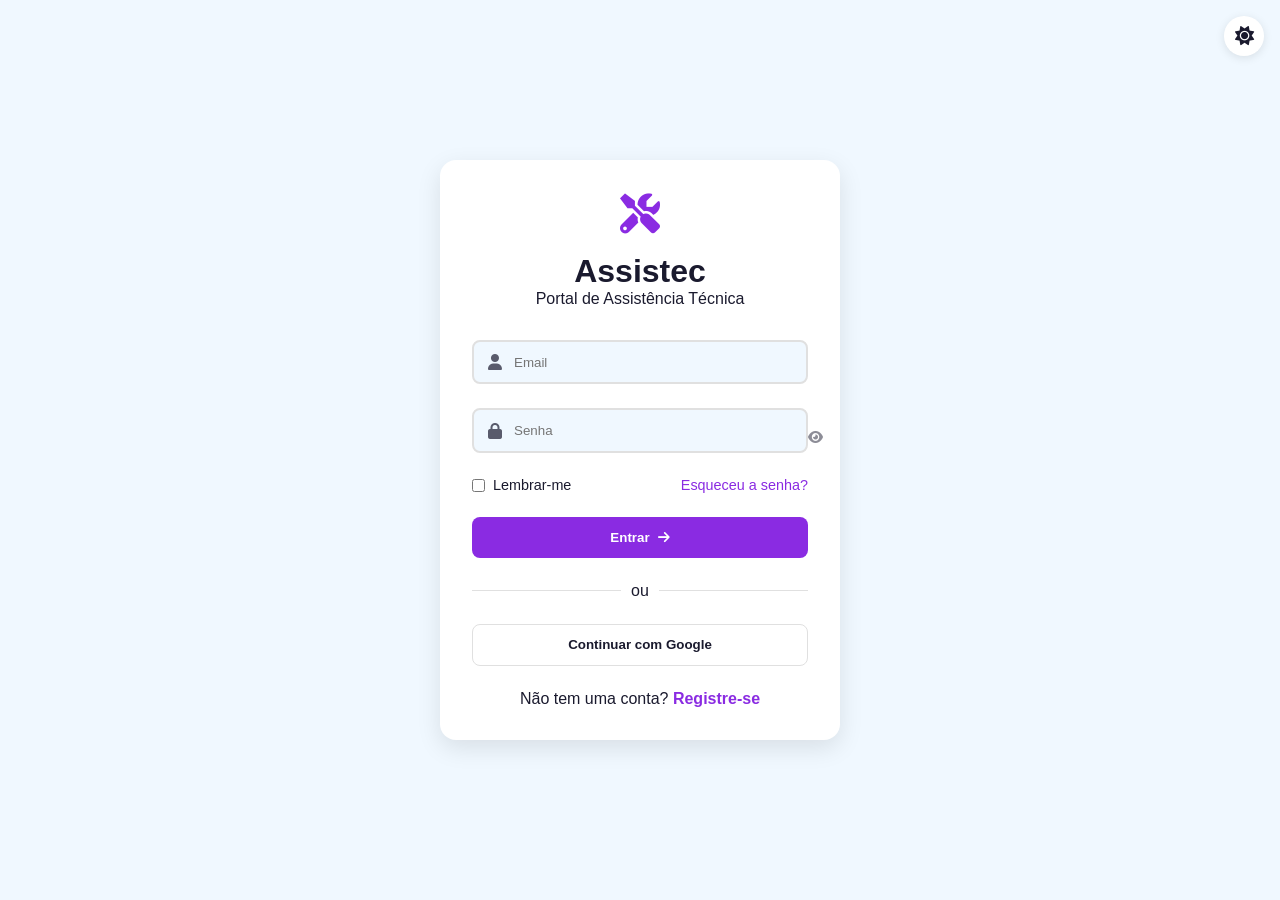
<file: login/index.html>
<!DOCTYPE html>
<html lang="pt-BR">
<head>
    <meta charset="UTF-8">
    <meta name="viewport" content="width=device-width, initial-scale=1.0">
    <title>Assistec - Login</title>
    <link rel="stylesheet" href="./css/styles.css">
    <link rel="stylesheet" href="https://cdnjs.cloudflare.com/ajax/libs/font-awesome/6.0.0/css/all.min.css">
</head>
<body>
    <div class="theme-switch">
        <button id="themeToggle" aria-label="Alternar tema">
            <i class="fas fa-sun"></i>
        </button>
    </div>

    <div class="login-container">
        <div class="logo">
            <div class="logo-icon">
                <i class="fas fa-tools"></i>
            </div>
            <h1>Assistec</h1>
            <p>Portal de Assistência Técnica</p>
        </div>

        <form id="loginForm" class="login-form" action="../php/autenticar.php" method="post">
            <div class="form-group">
                <div class="input-group">
                    <i class="fas fa-user"></i>
                    <input type="email" id="username" name="email" required autocomplete="email" placeholder="Email">
                </div>
                <span class="error-message" id="usernameError"></span>
            </div>

            <div class="form-group">
                <div class="input-group">
                    <i class="fas fa-lock"></i>
                    <input type="password" id="password" required autocomplete="current-password" name="senha" placeholder="Senha">
                    <button type="button" class="toggle-password" aria-label="Mostrar senha">
                        <i class="fas fa-eye"></i>
                    </button>
                </div>
                <span class="error-message" id="passwordError"></span>
            </div>

            <div class="form-options">
                <label class="remember-me">
                    <input type="checkbox" id="rememberMe">
                    <span>Lembrar-me</span>
                </label>
                <a href="#" class="forgot-password">Esqueceu a senha?</a>
            </div>

            <button type="submit" name="submit" class="login-btn">
                <span>Entrar</span>
                <i class="fas fa-arrow-right"></i>
            </button>

            <div class="separator">
                <span>ou</span>
            </div>

            <button type="button" class="google-btn">
            
                <span>Continuar com Google</span>
            </button>
        </form>

        <div class="register-link">
            <p>Não tem uma conta? <a href="#">Registre-se</a></p>
        </div>
    </div>

    <div class="notifications" id="notificationsContainer"></div>

    <script src="./js/theme.js"></script>
    <script src="./js/main.js"></script>
</body>
</html>
</file>
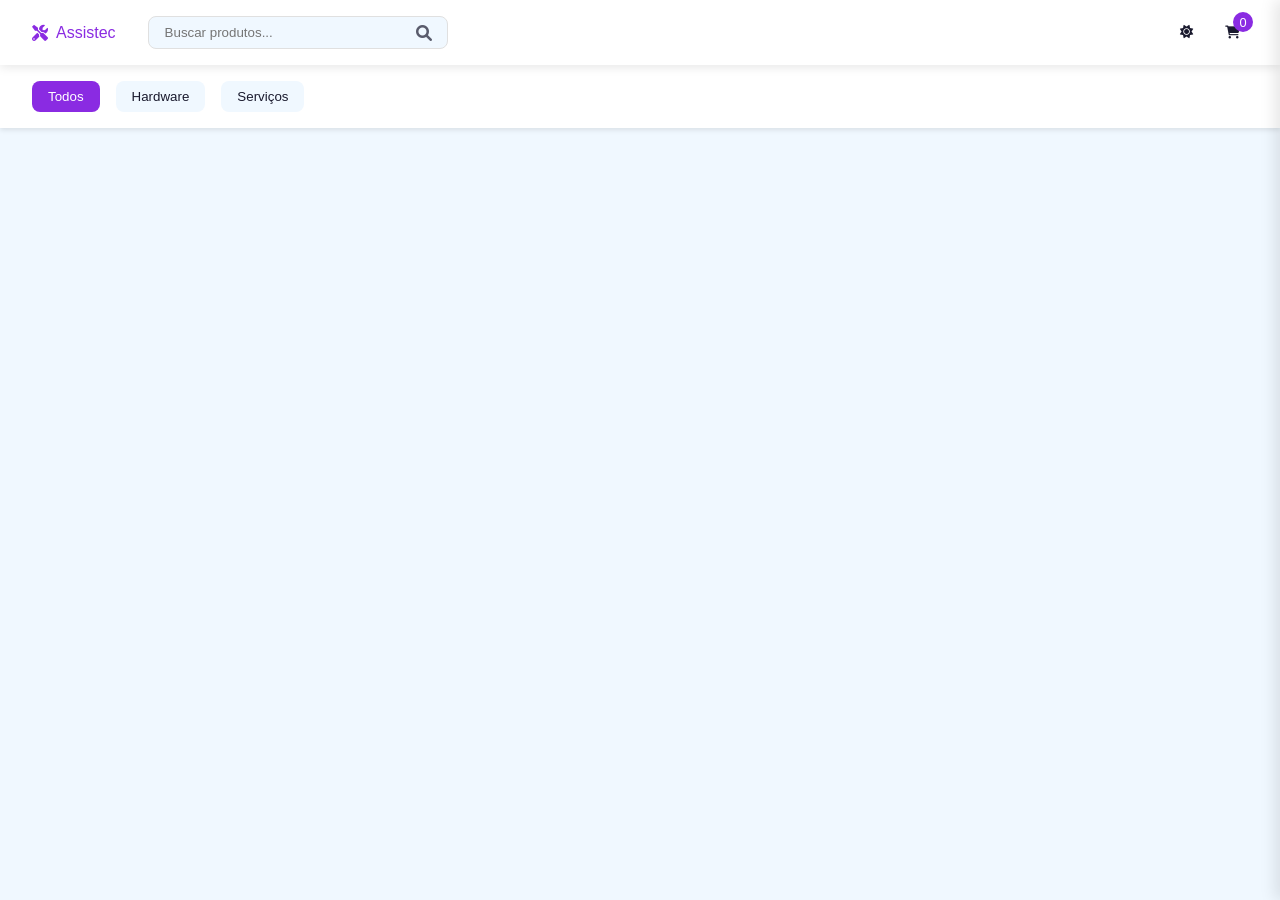
<file: loja/loja.html>
<!DOCTYPE html>
<html lang="pt-BR">

<head>
    <meta charset="UTF-8">
    <meta name="viewport" content="width=device-width, initial-scale=1.0">
    <title>Assistec - Loja</title>
    <link rel="stylesheet" href="https://cdnjs.cloudflare.com/ajax/libs/font-awesome/6.0.0/css/all.min.css">
    <style>
        :root {
            /* Tema claro */
            --light-bg: aliceblue;
            --light-card-bg: #ffffff;
            --light-text: #1a1a2e;
            --light-input-bg: #f0f8ff;
            --light-shadow: rgba(0, 0, 0, 0.1);
            --light-border: #e0e0e0;
            --light-hover: #f5f5f5;

            /* Tema escuro */
            --dark-bg: #1a1a2e;
            --dark-card-bg: #282850;
            --dark-text: #ffffff;
            --dark-input-bg: #1e1e45;
            --dark-shadow: rgba(138, 43, 226, 0.2);
            --dark-border: #3a3a6a;
            --dark-hover: #32325d;

            /* Cores comuns */
            --primary: #8a2be2;
            --primary-hover: #7825c2;
            --error: #ff4444;
            --success: #00c851;

            /* Variáveis dinâmicas */
            --bg-color: var(--light-bg);
            --card-bg: var(--light-card-bg);
            --text-color: var(--light-text);
            --input-bg: var(--light-input-bg);
            --shadow-color: var(--light-shadow);
            --border-color: var(--light-border);
            --hover-color: var(--light-hover);
        }

        [data-theme="dark"] {
            --bg-color: var(--dark-bg);
            --card-bg: var(--dark-card-bg);
            --text-color: var(--dark-text);
            --input-bg: var(--dark-input-bg);
            --shadow-color: var(--dark-shadow);
            --border-color: var(--dark-border);
            --hover-color: var(--dark-hover);
        }

        * {
            margin: 0;
            padding: 0;
            box-sizing: border-box;
            font-family: 'Segoe UI', sans-serif;
        }

        body {
            background-color: var(--bg-color);
            color: var(--text-color);
            transition: all 0.3s ease;
        }

        /* Navbar */
        .navbar {
            background-color: var(--card-bg);
            padding: 1rem 2rem;
            box-shadow: 0 2px 10px var(--shadow-color);
            display: flex;
            justify-content: space-between;
            align-items: center;
            position: sticky;
            top: 0;
            z-index: 100;
        }

        .nav-left {
            display: flex;
            align-items: center;
            gap: 2rem;
        }

        .logo {
            display: flex;
            align-items: center;
            gap: 0.5rem;
            color: var(--primary);
            text-decoration: none;
        }

        .search-bar {
            position: relative;
            width: 300px;
        }

        .search-bar input {
            width: 100%;
            padding: 0.5rem 2.5rem 0.5rem 1rem;
            border: 1px solid var(--border-color);
            border-radius: 0.5rem;
            background-color: var(--input-bg);
            color: var(--text-color);
        }

        .search-bar i {
            position: absolute;
            right: 1rem;
            top: 50%;
            transform: translateY(-50%);
            color: var(--text-color);
            opacity: 0.7;
        }

        .nav-right {
            display: flex;
            align-items: center;
            gap: 1rem;
        }

        .theme-toggle,
        .cart-btn {
            background: none;
            border: none;
            color: var(--text-color);
            cursor: pointer;
            padding: 0.5rem;
            border-radius: 50%;
            transition: background-color 0.3s;
        }

        .theme-toggle:hover,
        .cart-btn:hover {
            background-color: var(--hover-color);
        }

        .cart-btn {
            position: relative;
        }

        .cart-count {
            position: absolute;
            top: -5px;
            right: -5px;
            background-color: var(--primary);
            color: white;
            width: 20px;
            height: 20px;
            border-radius: 50%;
            display: flex;
            align-items: center;
            justify-content: center;
            font-size: 0.8rem;
        }

        /* Filtros */
        .filters {
            padding: 1rem 2rem;
            display: flex;
            gap: 1rem;
            background-color: var(--card-bg);
            margin-bottom: 2rem;
            box-shadow: 0 2px 5px var(--shadow-color);
        }

        .filter-btn {
            padding: 0.5rem 1rem;
            border: none;
            border-radius: 0.5rem;
            cursor: pointer;
            background-color: var(--input-bg);
            color: var(--text-color);
            transition: all 0.3s;
        }

        .filter-btn.active {
            background-color: var(--primary);
            color: white;
        }

        /* Produtos */
        .products-container {
            display: grid;
            grid-template-columns: repeat(auto-fill, minmax(300px, 1fr));
            gap: 2rem;
            padding: 2rem;
            align-items: start;
        }

        .product-card {
            background-color: var(--card-bg);
            border-radius: 1rem;
            box-shadow: 0 4px 12px var(--shadow-color);
            overflow: hidden;
            transition: transform 0.3s;
            display: flex;
            flex-direction: column;
            height: 100%;
        }

        .product-card:hover {
            transform: translateY(-5px);
        }

        .product-image {
            width: 100%;
            height: 200px;
            object-fit: cover;
        }

        .product-info {
            padding: 1.5rem;
            display: flex;
            flex-direction: column;
            flex: 1;
        }

        .product-name {
            font-size: 1.2rem;
            margin-bottom: 0.5rem;
            color: var(--text-color);
        }

        .product-description {
            font-size: 0.9rem;
            color: var(--text-color);
            opacity: 0.8;
            margin-bottom: 1rem;
        }

        .product-price {
            font-size: 1.3rem;
            color: var(--primary);
            font-weight: bold;
            margin-bottom: 0.5rem;
        }

        .product-stock {
            font-size: 0.9rem;
            color: var(--text-color);
            opacity: 0.7;
            margin-bottom: 1rem;
        }

        .add-to-cart {
            width: 100%;
            padding: 0.8rem;
            border: none;
            border-radius: 0.5rem;
            background-color: var(--primary);
            color: white;
            cursor: pointer;
            transition: background-color 0.3s;
            margin-top: auto;
        }

        .add-to-cart:hover {
            background-color: var(--primary-hover);
        }

        .add-to-cart:disabled {
            background-color: var(--border-color);
            cursor: not-allowed;
        }

        /* Carrinho */
        .cart-sidebar {
            position: fixed;
            top: 0;
            right: -400px;
            width: 400px;
            height: 100vh;
            background-color: var(--card-bg);
            box-shadow: -5px 0 15px var(--shadow-color);
            transition: right 0.3s;
            z-index: 1000;
            padding: 2rem;
        }

        .cart-sidebar.open {
            right: 0;
        }

        .cart-header {
            display: flex;
            justify-content: space-between;
            align-items: center;
            margin-bottom: 2rem;
        }

        .close-cart {
            background: none;
            border: none;
            color: var(--text-color);
            cursor: pointer;
            font-size: 1.5rem;
        }

        .cart-items {
            max-height: calc(100vh - 250px);
            overflow-y: auto;
        }

        .cart-item {
            display: flex;
            gap: 1rem;
            padding: 1rem 0;
            border-bottom: 1px solid var(--border-color);
        }

        .cart-item img {
            width: 80px;
            height: 80px;
            object-fit: cover;
            border-radius: 0.5rem;
        }

        .cart-item-info {
            flex: 1;
        }

        .cart-item-name {
            font-weight: bold;
            margin-bottom: 0.5rem;
        }

        .cart-item-price {
            color: var(--primary);
        }

        .cart-item-quantity {
            display: flex;
            align-items: center;
            gap: 0.5rem;
            margin-top: 0.5rem;
        }

        .quantity-btn {
            background: none;
            border: 1px solid var(--border-color);
            width: 25px;
            height: 25px;
            border-radius: 50%;
            cursor: pointer;
            color: var(--text-color);
        }

        .cart-total {
            position: absolute;
            bottom: 2rem;
            left: 2rem;
            right: 2rem;
        }

        .total-price {
            display: flex;
            justify-content: space-between;
            margin-bottom: 1rem;
            font-size: 1.2rem;
            font-weight: bold;
        }

        .checkout-btn {
            width: 100%;
            padding: 1rem;
            border: none;
            border-radius: 0.5rem;
            background-color: var(--primary);
            color: white;
            cursor: pointer;
            font-size: 1.1rem;
            transition: background-color 0.3s;
        }

        .checkout-btn:hover {
            background-color: var(--primary-hover);
        }

        @media (max-width: 768px) {
            .navbar {
                padding: 1rem;
            }

            .search-bar {
                width: 200px;
            }

            .cart-sidebar {
                width: 100%;
                right: -100%;
            }

            .products-container {
                padding: 1rem;
                gap: 1rem;
            }
        }

        @media (max-width: 480px) {
            .product-card {
                width: 100%;
            }

            .search-bar {
                display: none;
            }
        }
    </style>
</head>

<body>
    <!-- Navbar -->
    <nav class="navbar">
        <div class="nav-left">
            <a href="#" class="logo">
                <i class="fas fa-tools"></i>
                <span>Assistec</span>
            </a>
            <div class="search-bar">
                <input type="text" placeholder="Buscar produtos...">
                <i class="fas fa-search"></i>
            </div>
        </div>
        <div class="nav-right">
            <button class="theme-toggle">
                <i class="fas fa-sun"></i>
            </button>
            <button class="cart-btn">
                <i class="fas fa-shopping-cart"></i>
                <span class="cart-count">0</span>
            </button>
        </div>
    </nav>

    <!-- Filtros -->
    <div class="filters">
        <button class="filter-btn active" data-filter="todos">Todos</button>
        <button class="filter-btn" data-filter="hardware">Hardware</button>
        <button class="filter-btn" data-filter="servicos">Serviços</button>
    </div>

    <!-- Produtos -->
    <div class="products-container"></div>

    <!-- Carrinho -->
    <div class="cart-sidebar">
        <div class="cart-header">
            <h2>Carrinho</h2>
            <button class="close-cart">
                <i class="fas fa-times"></i>
            </button>
        </div>
        <div class="cart-items"></div>
        <div class="cart-total">
            <div class="total-price">
                <span>Total:</span>
                <span>R$ 0,00</span>
            </div>
            <button class="checkout-btn">Finalizar Compra</button>
        </div>
    </div>

    <script>
        // Estado global da aplicação
        const state = {
            cart: JSON.parse(localStorage.getItem('cart')) || [],
            products: [],
            currentFilter: 'todos',
            isDarkTheme: localStorage.getItem('theme') === 'dark',
            searchQuery: ''
        };
    
        // Cache de elementos DOM
        const dom = {
            productsContainer: document.querySelector('.products-container'),
            cartSidebar: document.querySelector('.cart-sidebar'),
            cartItemsContainer: document.querySelector('.cart-items'),
            cartCount: document.querySelector('.cart-count'),
            totalPrice: document.querySelector('.total-price span:last-child'),
            searchInput: document.querySelector('.search-bar input'),
            filterButtons: document.querySelectorAll('.filter-btn'),
            checkoutBtn: document.querySelector('.checkout-btn'),
            themeToggle: document.querySelector('.theme-toggle')
        };
    
        // Função para buscar produtos do servidor
        async function fetchProducts() {
            try {
                const response = await fetch('http://localhost/dashboard1/loja/loja.php', {
                    credentials: 'include'
                });
                
                if (!response.ok) throw new Error('Erro na rede');
                
                state.products = await response.json();
                renderProducts();
            } catch (error) {
                console.error('Erro ao carregar produtos:', error);
                alert('Erro ao carregar produtos! Atualize a página.');
            }
        }
    
        // Função para salvar estado do carrinho
        function saveCartState() {
            localStorage.setItem('cart', JSON.stringify(state.cart));
        }
    
        // Função para adicionar item ao carrinho
        async function addToCart(productId) {
            const product = state.products.find(p => p.id == productId);
            if (!product || product.stock <= 0) return;
    
            const existingItem = state.cart.find(item => item.id == productId);
            
            if (existingItem) {
                if (existingItem.quantity >= product.stock) {
                    alert('Quantidade máxima em estoque atingida!');
                    return;
                }
                existingItem.quantity++;
            } else {
                state.cart.push({ id: productId, quantity: 1 });
            }
    
            saveCartState();
            renderCart();
        }
    
        // Função para atualizar quantidade no carrinho
        async function updateQuantity(productId, newQuantity) {
            newQuantity = Math.max(0, newQuantity);
            const item = state.cart.find(item => item.id == productId);
            const product = state.products.find(p => p.id == productId);
    
            if (!item || !product) return;
    
            const oldQuantity = item.quantity;
            const delta = newQuantity - oldQuantity;
    
            if (newQuantity === 0) {
                state.cart = state.cart.filter(i => i.id !== productId);
            } else {
                if (newQuantity > product.stock) {
                    alert('Quantidade solicitada excede o estoque disponível!');
                    return;
                }
                item.quantity = newQuantity;
            }
    
            saveCartState();
            renderCart();
        }
    
        // Função para renderizar produtos
        function renderProducts() {
            const filteredProducts = state.products.filter(product => {
                const matchesCategory = state.currentFilter === 'todos' || 
                    product.category.toLowerCase() === state.currentFilter.toLowerCase();
                
                const matchesSearch = product.name.toLowerCase()
                    .includes(state.searchQuery.toLowerCase());
                
                return matchesCategory && matchesSearch;
            });
    
            dom.productsContainer.innerHTML = filteredProducts.map(product => `
                <div class="product-card">
                    <img src="${product.image || 'placeholder.jpg'}" 
                         alt="${product.name}" 
                         class="product-image"
                         onerror="this.src='placeholder.jpg'">
                    
                    <div class="product-info">
                        <h3 class="product-name">${product.name}</h3>
                        <p class="product-description">${product.description}</p>
                        
                        <div class="price-stock">
                            <p class="product-price">R$ ${Number(product.price).toFixed(2)}</p>
                            <p class="product-stock">${product.stock} em estoque</p>
                        </div>
                        
                        <button class="add-to-cart" 
                            onclick="addToCart(${product.id})" 
                            ${product.stock <= 0 ? 'disabled' : ''}>
                            ${product.stock <= 0 ? 'Esgotado' : 'Adicionar ao Carrinho'}
                        </button>
                    </div>
                </div>
            `).join('');
        }
    
        // Função para renderizar carrinho
        function renderCart() {
            dom.cartItemsContainer.innerHTML = state.cart.map(item => {
                const product = state.products.find(p => p.id == item.id);
                if (!product) return '';
                
                return `
                    <div class="cart-item">
                        <img src="${product.image || 'placeholder.jpg'}" 
                             alt="${product.name}"
                             onerror="this.src='placeholder.jpg'">
                        
                        <div class="cart-item-info">
                            <h4 class="cart-item-name">${product.name}</h4>
                            <p class="cart-item-price">R$ ${Number(product.price).toFixed(2)}</p>
                            
                            <div class="cart-item-quantity">
                                <button class="quantity-btn" 
                                    onclick="updateQuantity(${item.id}, ${item.quantity - 1})">
                                    -
                                </button>
                                
                                <span>${item.quantity}</span>
                                
                                <button class="quantity-btn" 
                                    onclick="updateQuantity(${item.id}, ${item.quantity + 1})"
                                    ${item.quantity >= product.stock ? 'disabled' : ''}>
                                    +
                                </button>
                            </div>
                        </div>
                    </div>
                `;
            }).join('');
    
            // Atualizar total e contador
            const total = state.cart.reduce((sum, item) => {
                const product = state.products.find(p => p.id == item.id);
                return sum + (Number(product?.price) || 0) * item.quantity;
            }, 0);
    
            dom.totalPrice.textContent = `R$ ${total.toFixed(2)}`;
            dom.cartCount.textContent = state.cart.reduce((sum, item) => sum + item.quantity, 0);
        }
    
        // Função para alternar tema
        function toggleTheme() {
            state.isDarkTheme = !state.isDarkTheme;
            document.body.setAttribute('data-theme', state.isDarkTheme ? 'dark' : 'light');
            dom.themeToggle.innerHTML = state.isDarkTheme ? 
                '<i class="fas fa-moon"></i>' : 
                '<i class="fas fa-sun"></i>';
            
            localStorage.setItem('theme', state.isDarkTheme ? 'dark' : 'light');
        }
    
        // Event Listeners
        dom.themeToggle.addEventListener('click', toggleTheme);
    
        dom.searchInput.addEventListener('input', (e) => {
            state.searchQuery = e.target.value;
            renderProducts();
        });
    
        dom.filterButtons.forEach(button => {
            button.addEventListener('click', () => {
                dom.filterButtons.forEach(btn => btn.classList.remove('active'));
                button.classList.add('active');
                state.currentFilter = button.dataset.filter;
                renderProducts();
            });
        });
    
        document.querySelector('.cart-btn').addEventListener('click', () => {
            dom.cartSidebar.classList.add('open');
        });
    
        document.querySelector('.close-cart').addEventListener('click', () => {
            dom.cartSidebar.classList.remove('open');
        });
    
        // Finalizar compra - Versão Corrigida
dom.checkoutBtn.addEventListener('click', async () => {
    if (state.cart.length === 0) {
        alert('Carrinho vazio!');
        return;
    }

    try {
        const response = await fetch('finalizar_compra.php', {
            method: 'POST',
            headers: {
                'Content-Type': 'application/json',
            },
            body: JSON.stringify({
                items: state.cart
            })
        });

        const result = await response.json();
        
        if (result.success) {
            // Limpar carrinho corretamente
            state.cart = [];
            saveCartState();
            renderCart(); // Atualizar interface IMEDIATAMENTE
            await fetchProducts(); // Atualizar lista de produtos
            dom.cartSidebar.classList.remove('open');
            alert('Compra finalizada com sucesso! Estoque atualizado.');
        } else {
            alert(`Erro: ${result.message || 'Não foi possível finalizar a compra'}`);
            // Forçar atualização dos produtos em caso de erro
            await fetchProducts();
            renderCart();
        }
    } catch (error) {
        console.error('Erro na finalização:', error);
        alert('Erro ao processar a compra! Verifique o console.');
        // Atualizar interface mesmo em caso de erro
        await fetchProducts();
        renderCart();
    }
});
    
        // Inicialização
        document.body.setAttribute('data-theme', state.isDarkTheme ? 'dark' : 'light');
        dom.themeToggle.innerHTML = state.isDarkTheme ? 
            '<i class="fas fa-moon"></i>' : 
            '<i class="fas fa-sun"></i>';
        
        fetchProducts();
        renderCart();
        state.cart = [];
        saveCartState();
    </script>
</body>
</html>
</file>
<file: login/css/styles.css>
:root {
    /* Tema claro */
    --light-bg: aliceblue;
    --light-card-bg: #ffffff;
    --light-text: #1a1a2e;
    --light-input-bg: #f0f8ff;
    --light-shadow: rgba(0, 0, 0, 0.1);
    --light-border: #e0e0e0;
    --light-hover: #f5f5f5;

    /* Tema escuro */
    --dark-bg: #1a1a2e;
    --dark-card-bg: #282850;
    --dark-text: #ffffff;
    --dark-input-bg: #1e1e45;
    --dark-shadow: rgba(138, 43, 226, 0.2);
    --dark-border: #3a3a6a;
    --dark-hover: #32325d;

    /* Cores comuns */
    --primary: #8a2be2;
    --primary-hover: #7825c2;
    --error: #ff4444;
    --success: #00c851;

    /* Variáveis dinâmicas */
    --bg-color: var(--light-bg);
    --card-bg: var(--light-card-bg);
    --text-color: var(--light-text);
    --input-bg: var(--light-input-bg);
    --shadow-color: var(--light-shadow);
    --border-color: var(--light-border);
    --hover-color: var(--light-hover);
}

/* Tema escuro automático baseado nas preferências do sistema */
@media (prefers-color-scheme: dark) {
    :root {
        --bg-color: var(--dark-bg);
        --card-bg: var(--dark-card-bg);
        --text-color: var(--dark-text);
        --input-bg: var(--dark-input-bg);
        --shadow-color: var(--dark-shadow);
        --border-color: var(--dark-border);
        --hover-color: var(--dark-hover);
    }
}

/* Classe para forçar tema escuro */
[data-theme="dark"] {
    --bg-color: var(--dark-bg);
    --card-bg: var(--dark-card-bg);
    --text-color: var(--dark-text);
    --input-bg: var(--dark-input-bg);
    --shadow-color: var(--dark-shadow);
    --border-color: var(--dark-border);
    --hover-color: var(--dark-hover);
}

/* Classe para forçar tema claro */
[data-theme="light"] {
    --bg-color: var(--light-bg);
    --card-bg: var(--light-card-bg);
    --text-color: var(--light-text);
    --input-bg: var(--light-input-bg);
    --shadow-color: var(--light-shadow);
    --border-color: var(--light-border);
    --hover-color: var(--light-hover);
}

* {
    margin: 0;
    padding: 0;
    box-sizing: border-box;
    font-family: 'Segoe UI', sans-serif;
}

body {
    background-color: var(--bg-color);
    min-height: 100vh;
    display: flex;
    justify-content: center;
    align-items: center;
    transition: background-color 0.3s ease;
    position: relative;
    padding: 1rem;
}

.theme-switch {
    position: fixed;
    top: 1rem;
    right: 1rem;
}

#themeToggle {
    background: var(--card-bg);
    border: none;
    border-radius: 50%;
    width: 40px;
    height: 40px;
    cursor: pointer;
    display: flex;
    align-items: center;
    justify-content: center;
    box-shadow: 0 2px 10px var(--shadow-color);
    transition: all 0.3s ease;
}

#themeToggle:hover {
    transform: translateY(-2px);
    box-shadow: 0 4px 15px var(--shadow-color);
}

#themeToggle i {
    color: var(--text-color);
    font-size: 1.2rem;
}

.login-container {
    background-color: var(--card-bg);
    padding: 2rem;
    border-radius: 1rem;
    box-shadow: 0 8px 24px var(--shadow-color);
    width: 90%;
    max-width: 400px;
    transition: all 0.3s ease;
    animation: fadeIn 0.5s ease-out;
}

.logo {
    text-align: center;
    margin-bottom: 2rem;
    color: var(--text-color);
}

.logo-icon {
    font-size: 2.5rem;
    color: var(--primary);
    margin-bottom: 1rem;
}

.form-group {
    margin-bottom: 1.5rem;
}

.input-group {
    position: relative;
    display: flex;
    align-items: center;
}

.input-group i {
    position: absolute;
    left: 1rem;
    color: var(--text-color);
    opacity: 0.7;
}

.input-group input {
    width: 100%;
    padding: 0.8rem 1rem 0.8rem 2.5rem;
    border: 2px solid var(--border-color);
    border-radius: 0.5rem;
    background-color: var(--input-bg);
    color: var(--text-color);
    transition: all 0.3s ease;
}

.input-group input:focus {
    outline: none;
    border-color: var(--primary);
    box-shadow: 0 0 0 3px var(--shadow-color);
}

.toggle-password {
    position: absolute;
    right: 1rem;
    background: none;
    border: none;
    color: var(--text-color);
    cursor: pointer;
    opacity: 0.7;
    transition: opacity 0.3s ease;
}

.toggle-password:hover {
    opacity: 1;
}

.form-options {
    display: flex;
    justify-content: space-between;
    align-items: center;
    margin-bottom: 1.5rem;
    font-size: 0.9rem;
}

.remember-me {
    display: flex;
    align-items: center;
    gap: 0.5rem;
    color: var(--text-color);
}

.forgot-password {
    color: var(--primary);
    text-decoration: none;
    transition: color 0.3s ease;
}

.forgot-password:hover {
    color: var(--primary-hover);
}

.login-btn {
    width: 100%;
    padding: 0.8rem;
    background-color: var(--primary);
    color: white;
    border: none;
    border-radius: 0.5rem;
    cursor: pointer;
    font-weight: bold;
    display: flex;
    align-items: center;
    justify-content: center;
    gap: 0.5rem;
    transition: all 0.3s ease;
}

.login-btn:hover {
    background-color: var(--primary-hover);
    transform: translateY(-2px);
}

.separator {
    display: flex;
    align-items: center;
    text-align: center;
    margin: 1.5rem 0;
    color: var(--text-color);
}

.separator::before,
.separator::after {
    content: '';
    flex: 1;
    border-bottom: 1px solid var(--border-color);
}

.separator span {
    padding: 0 10px;
}

.google-btn {
    width: 100%;
    padding: 0.8rem;
    background-color: var(--card-bg);
    color: var(--text-color);
    border: 1px solid var(--border-color);
    border-radius: 0.5rem;
    cursor: pointer;
    font-weight: bold;
    display: flex;
    align-items: center;
    justify-content: center;
    gap: 0.5rem;
    transition: all 0.3s ease;
}

.google-btn:hover {
    background-color: var(--hover-color);
    transform: translateY(-2px);
}

.register-link {
    text-align: center;
    margin-top: 1.5rem;
    color: var(--text-color);
}

.register-link a {
    color: var(--primary);
    text-decoration: none;
    font-weight: bold;
    transition: color 0.3s ease;
}

.register-link a:hover {
    color: var(--primary-hover);
}

.error-message {
    color: var(--error);
    font-size: 0.8rem;
    margin-top: 0.5rem;
    display: none;
}

.notifications {
    position: fixed;
    top: 1rem;
    right: 1rem;
    display: flex;
    flex-direction: column;
    gap: 0.5rem;
    max-width: 300px;
}

.notification {
    background-color: var(--card-bg);
    color: var(--text-color);
    padding: 1rem;
    border-radius: 0.5rem;
    box-shadow: 0 4px 12px var(--shadow-color);
    display: flex;
    align-items: center;
    gap: 0.5rem;
    animation: slideIn 0.3s ease-out;
}

.notification.success {
    border-left: 4px solid var(--success);
}

.notification.error {
    border-left: 4px solid var(--error);
}

@keyframes fadeIn {
    from {
        opacity: 0;
        transform: translateY(20px);
    }
    to {
        opacity: 1;
        transform: translateY(0);
    }
}

@keyframes slideIn {
    from {
        opacity: 0;
        transform: translateX(100%);
    }
    to {
        opacity: 1;
        transform: translateX(0);
    }
}

/* Responsividade */
@media (max-width: 480px) {
    .login-container {
        padding: 1.5rem;
    }

    .form-options {
        flex-direction: column;
        gap: 1rem;
        align-items: flex-start;
    }

    .theme-switch {
        top: 0.5rem;
        right: 0.5rem;
    }

    #themeToggle {
        width: 35px;
        height: 35px;
    }
}
</file>
